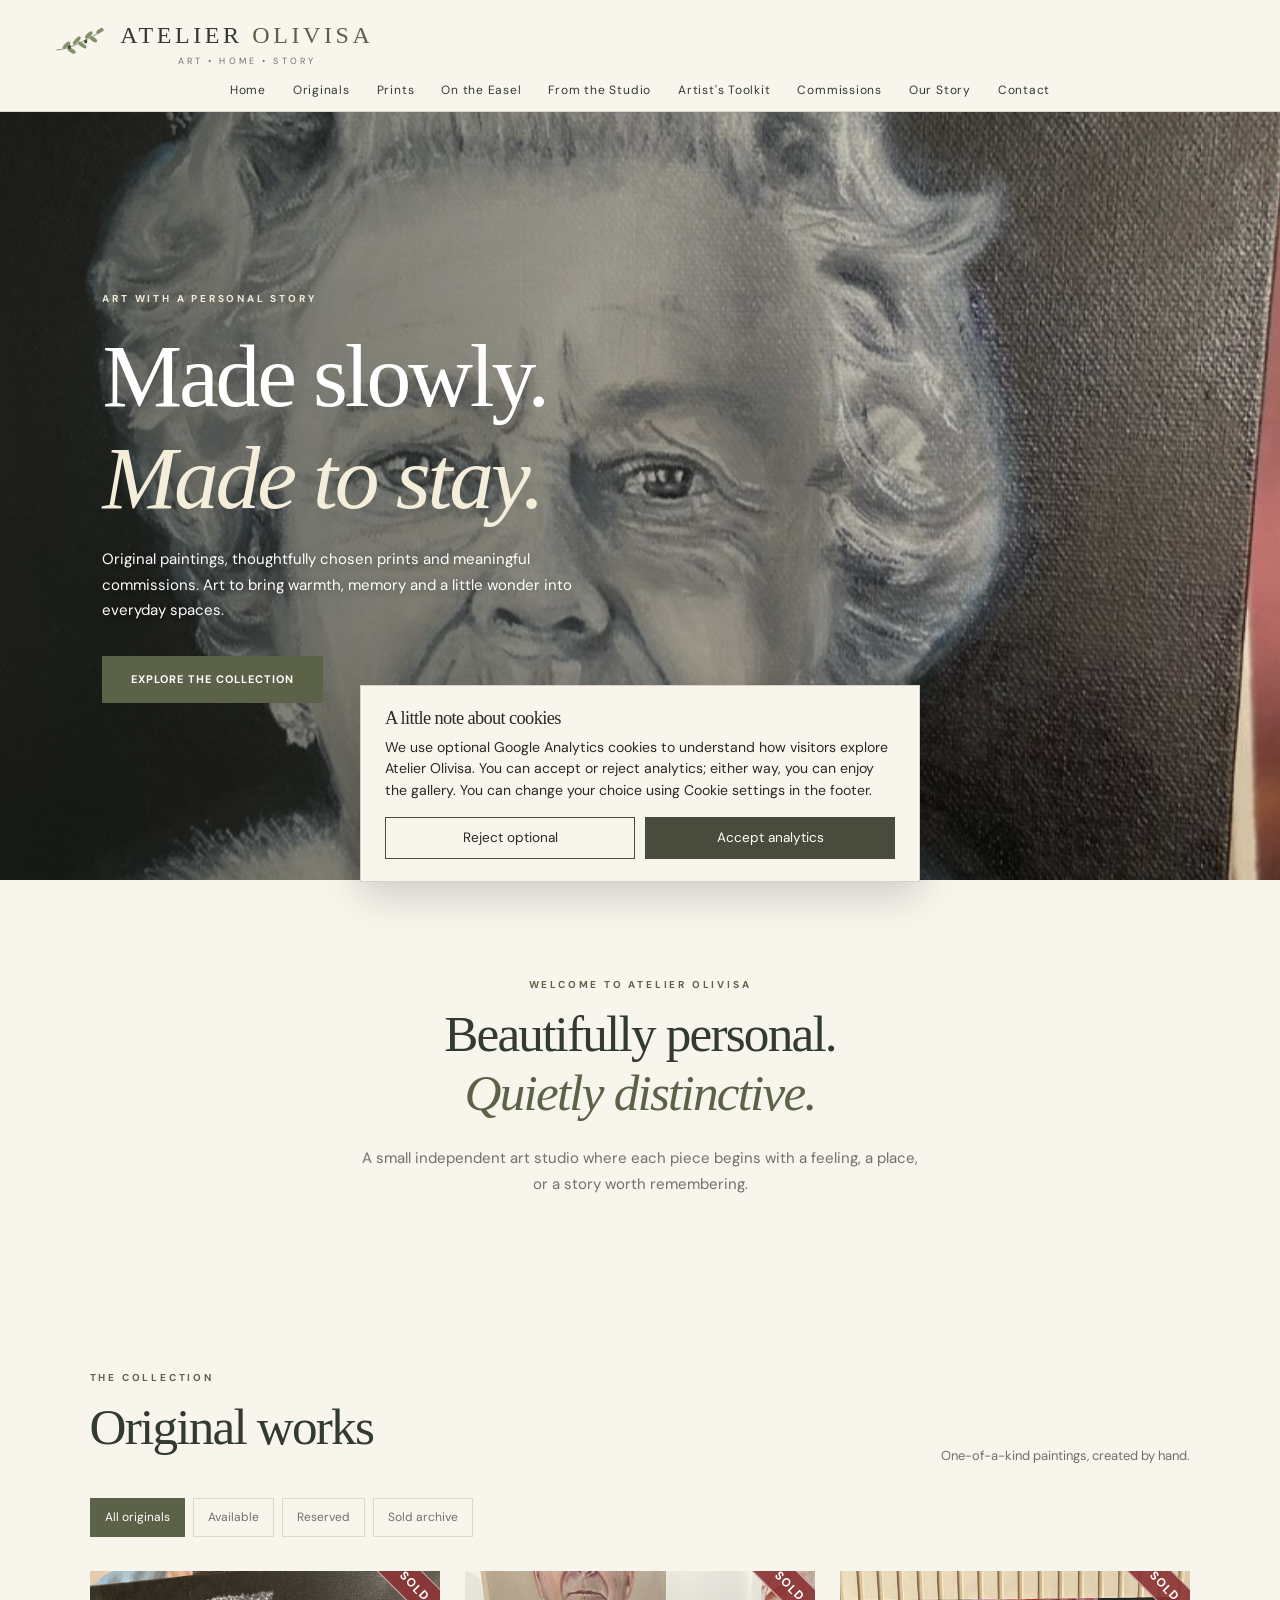
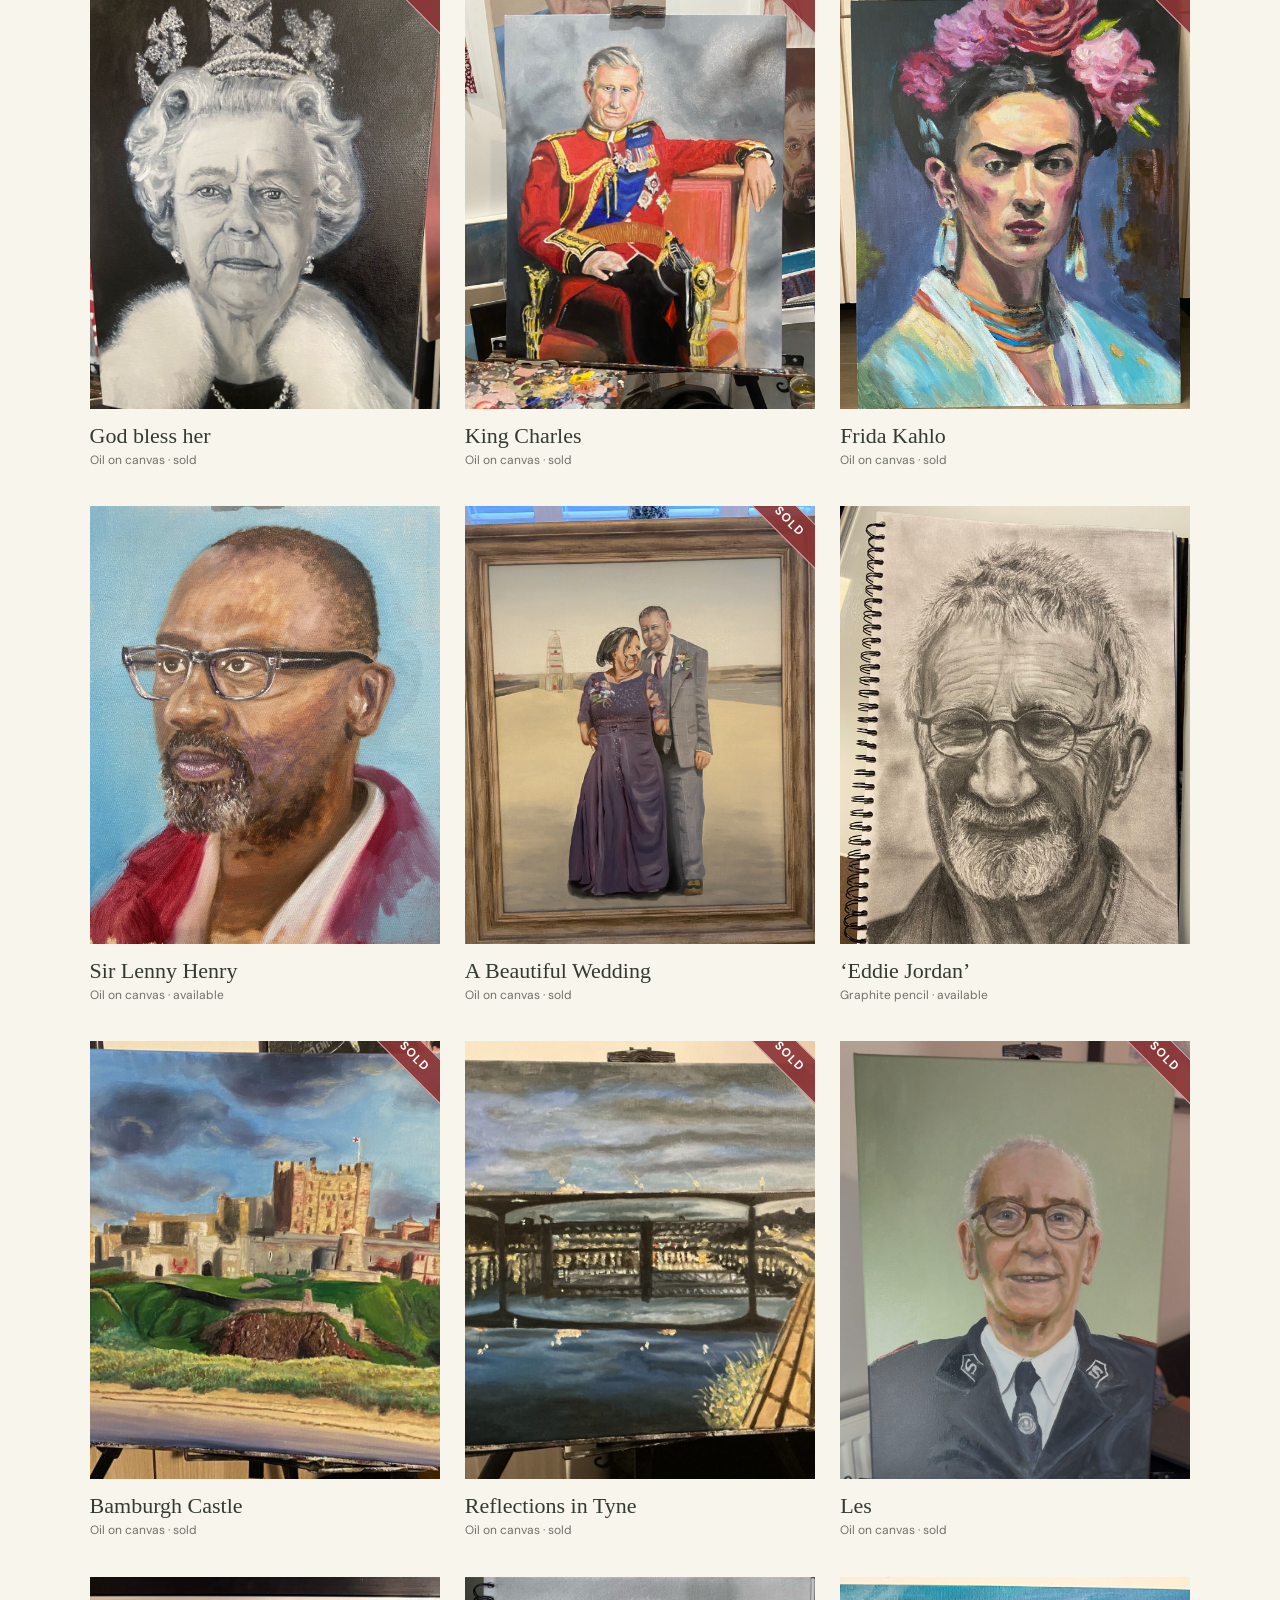
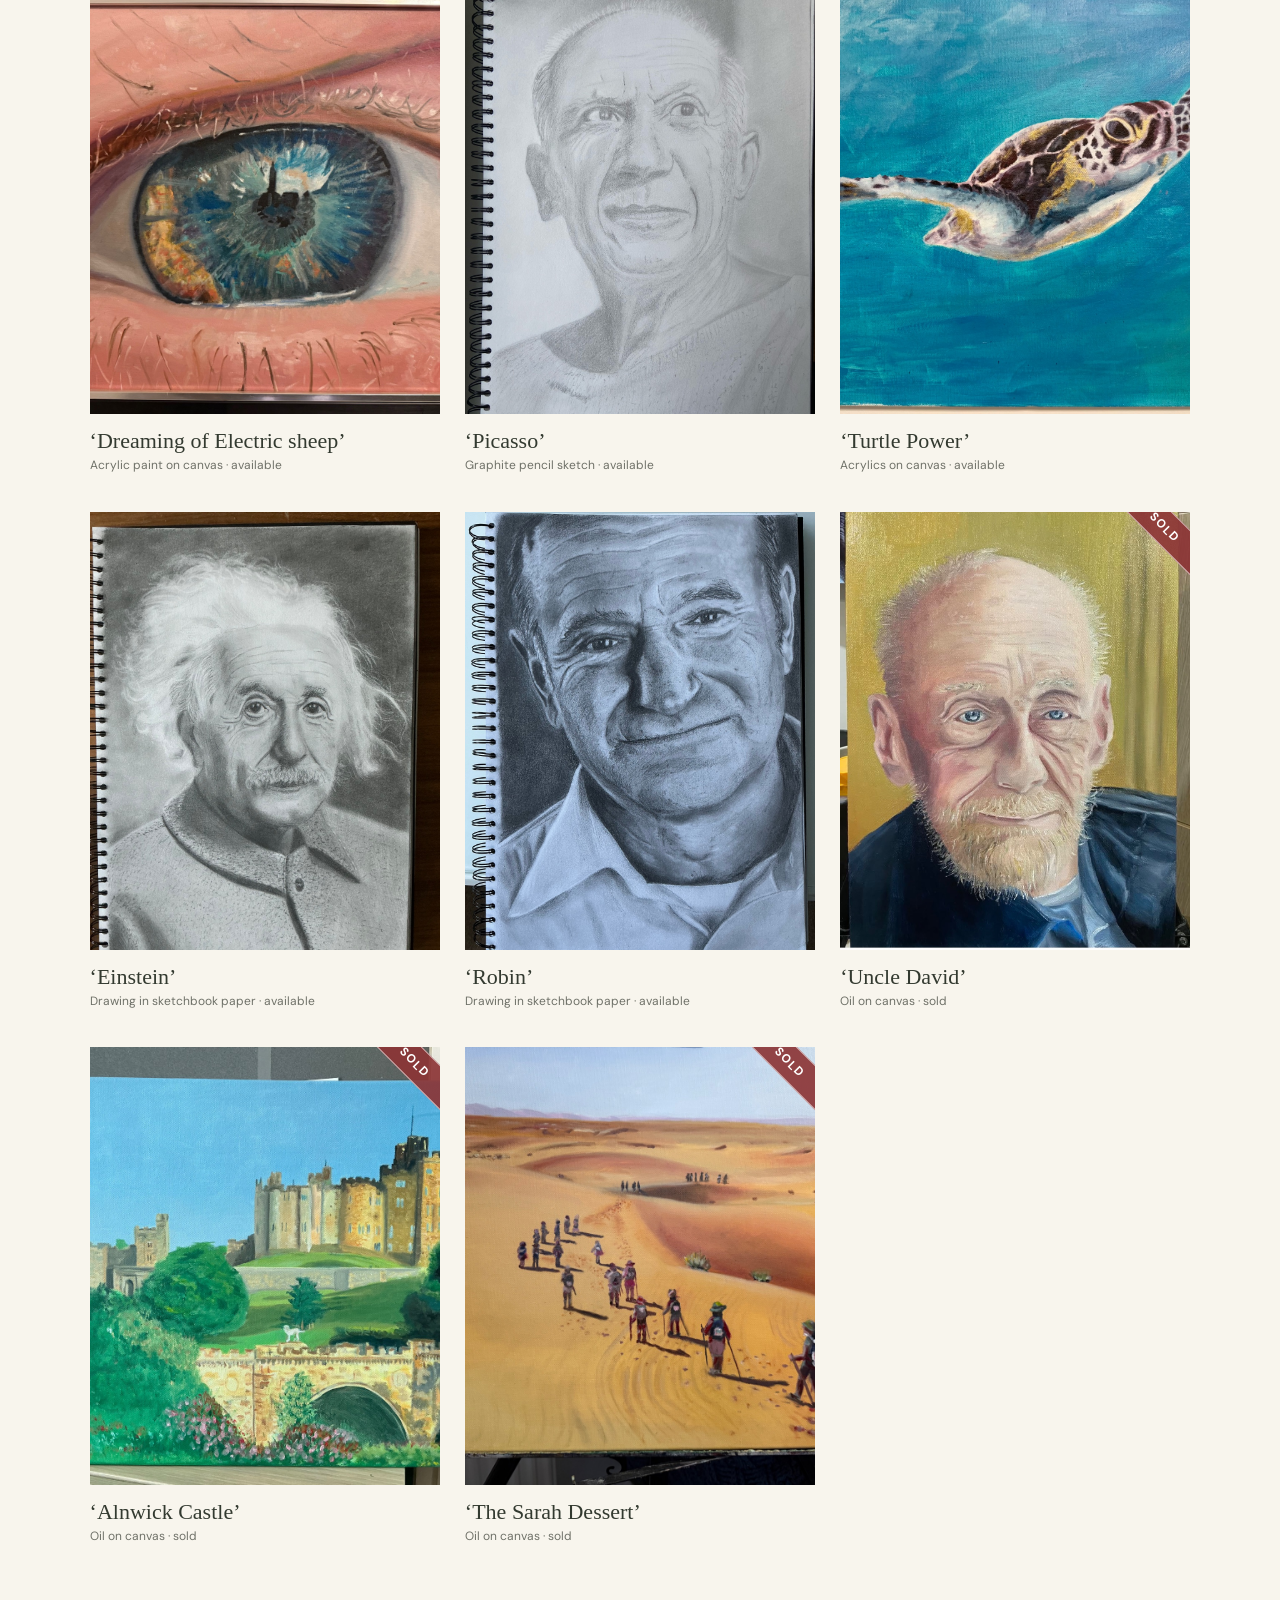
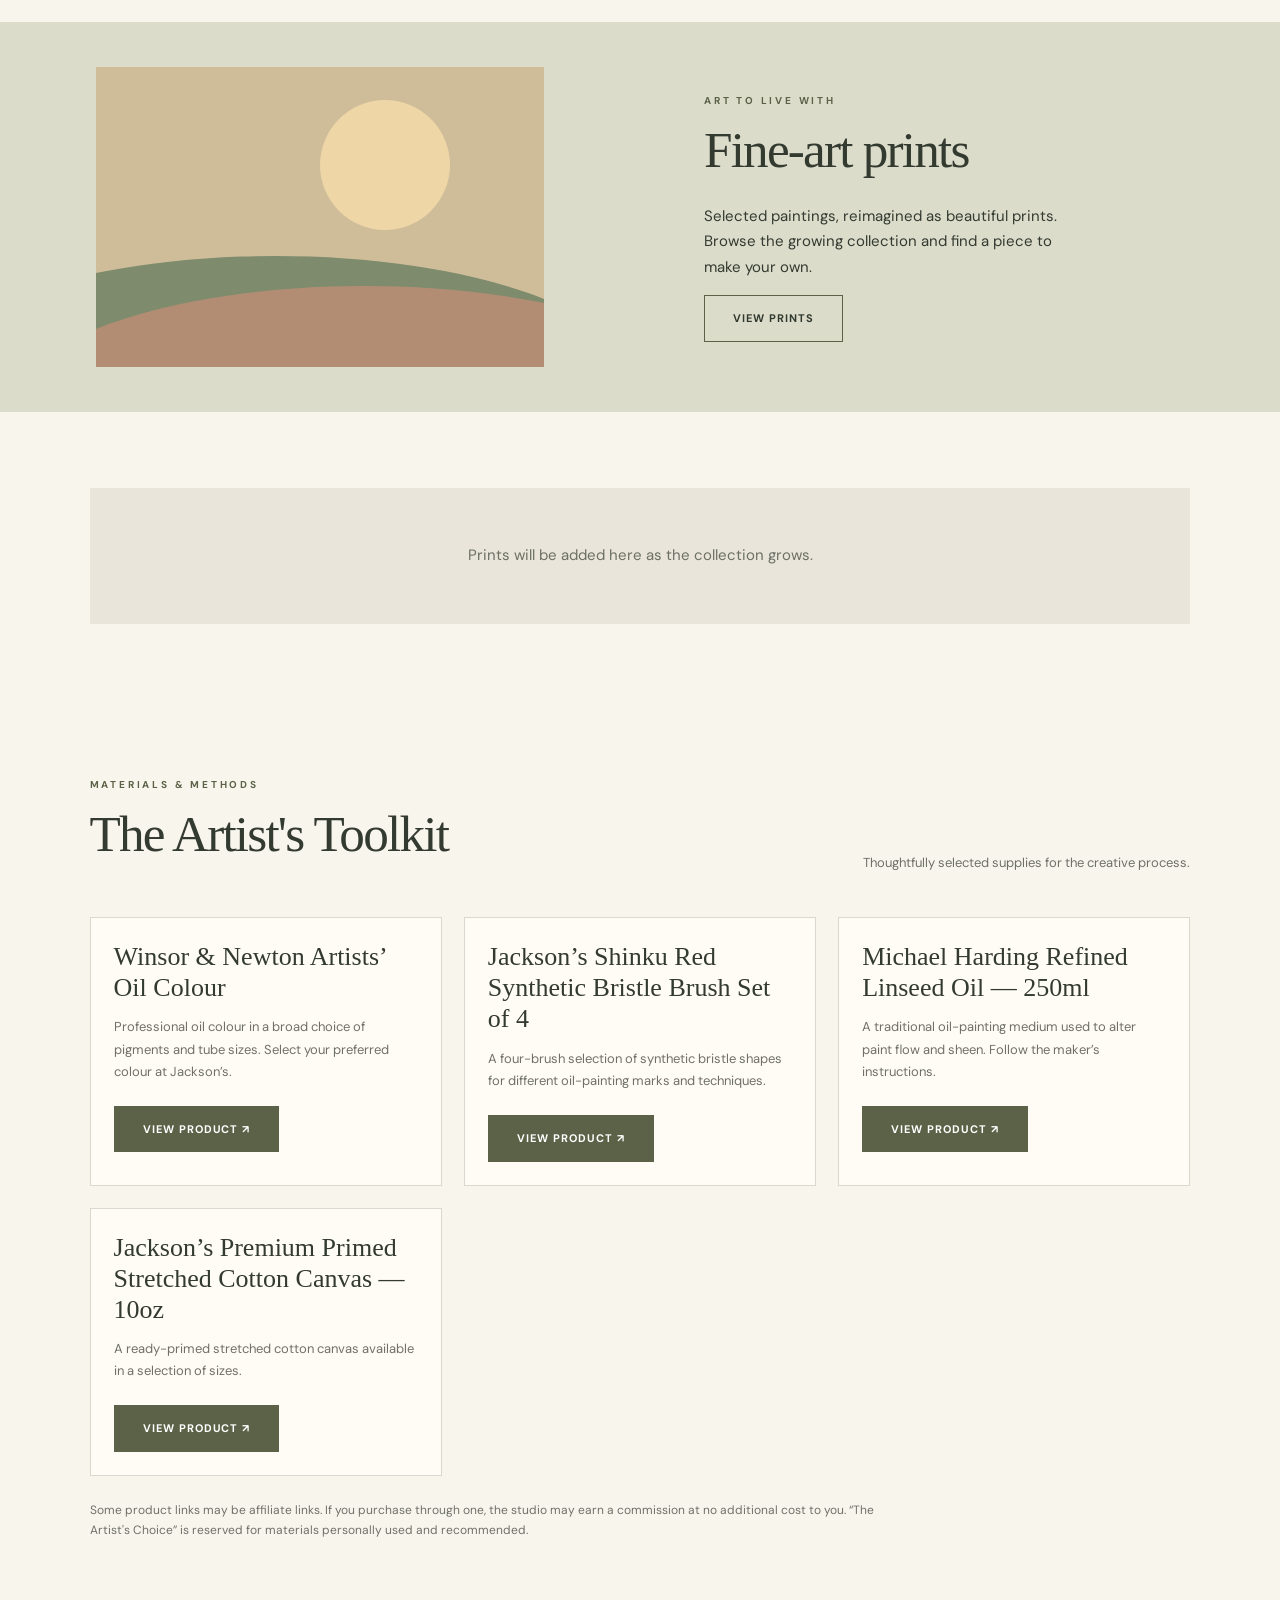
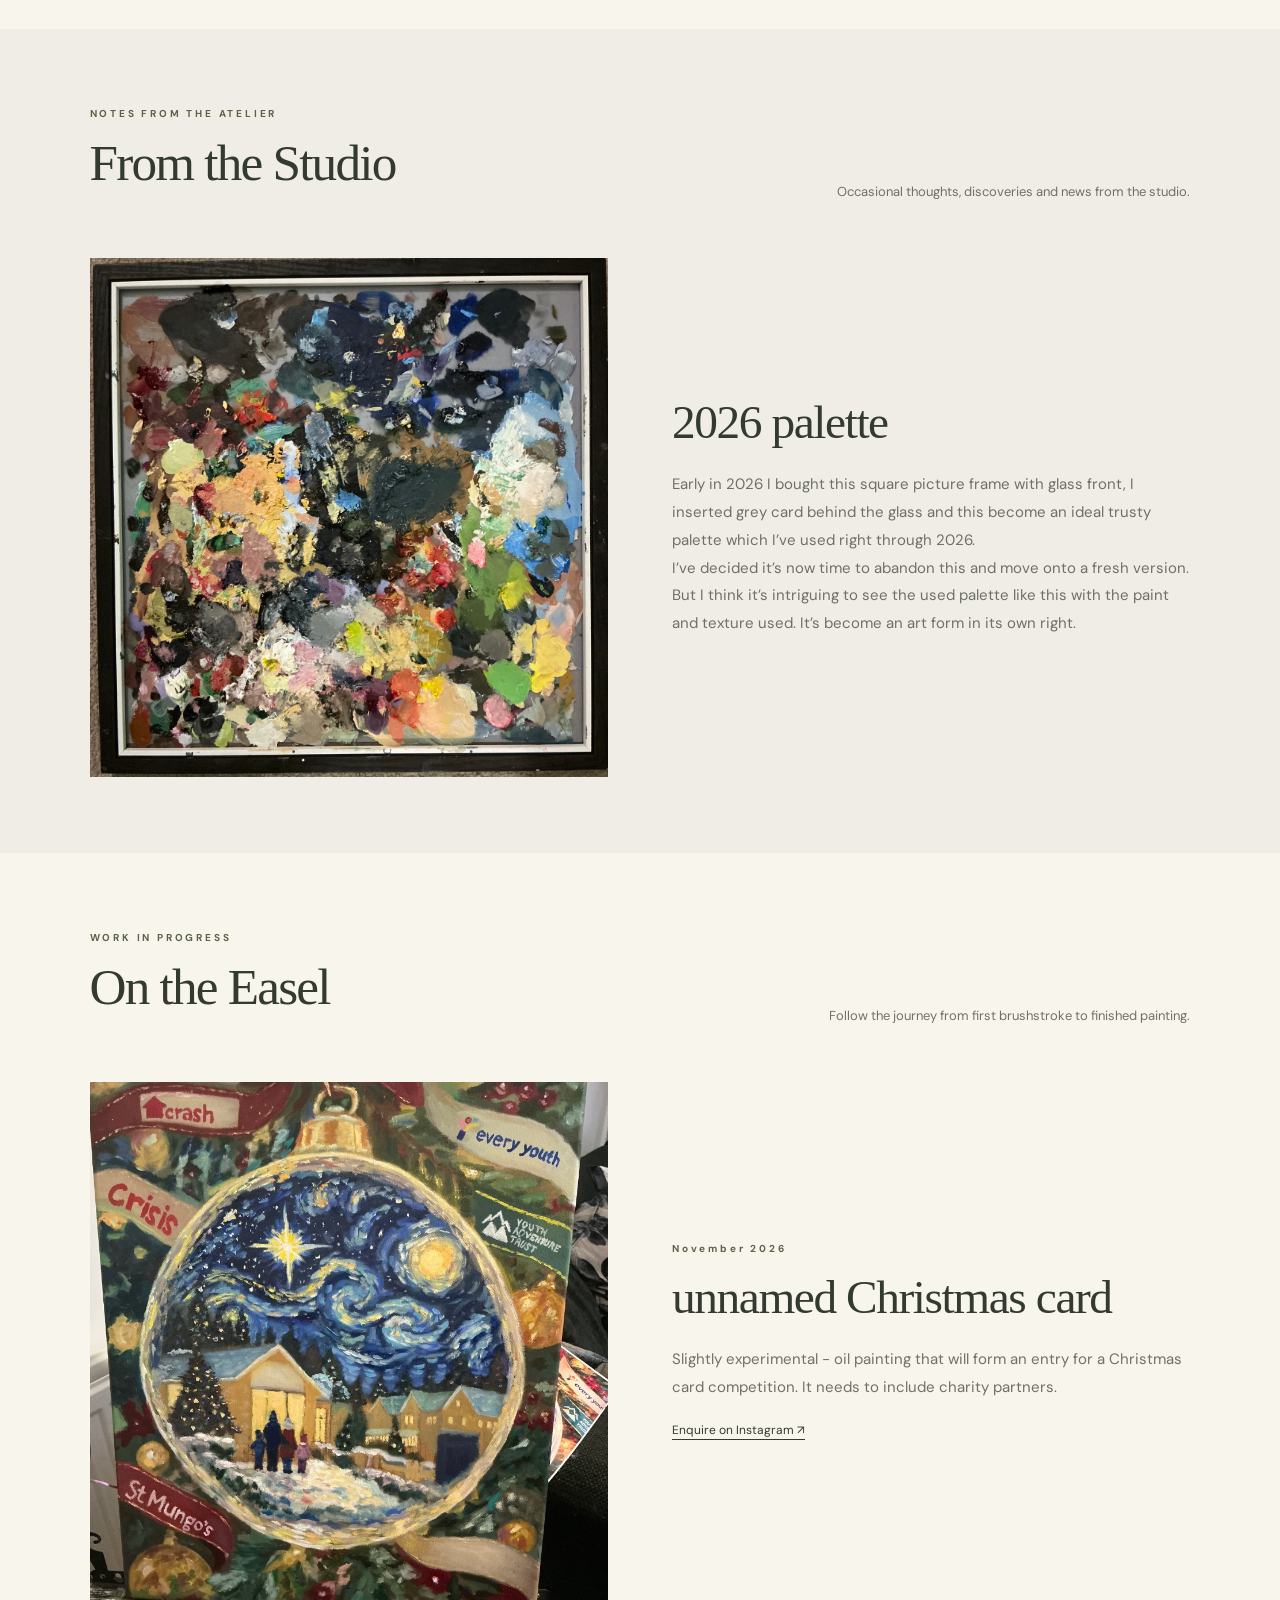
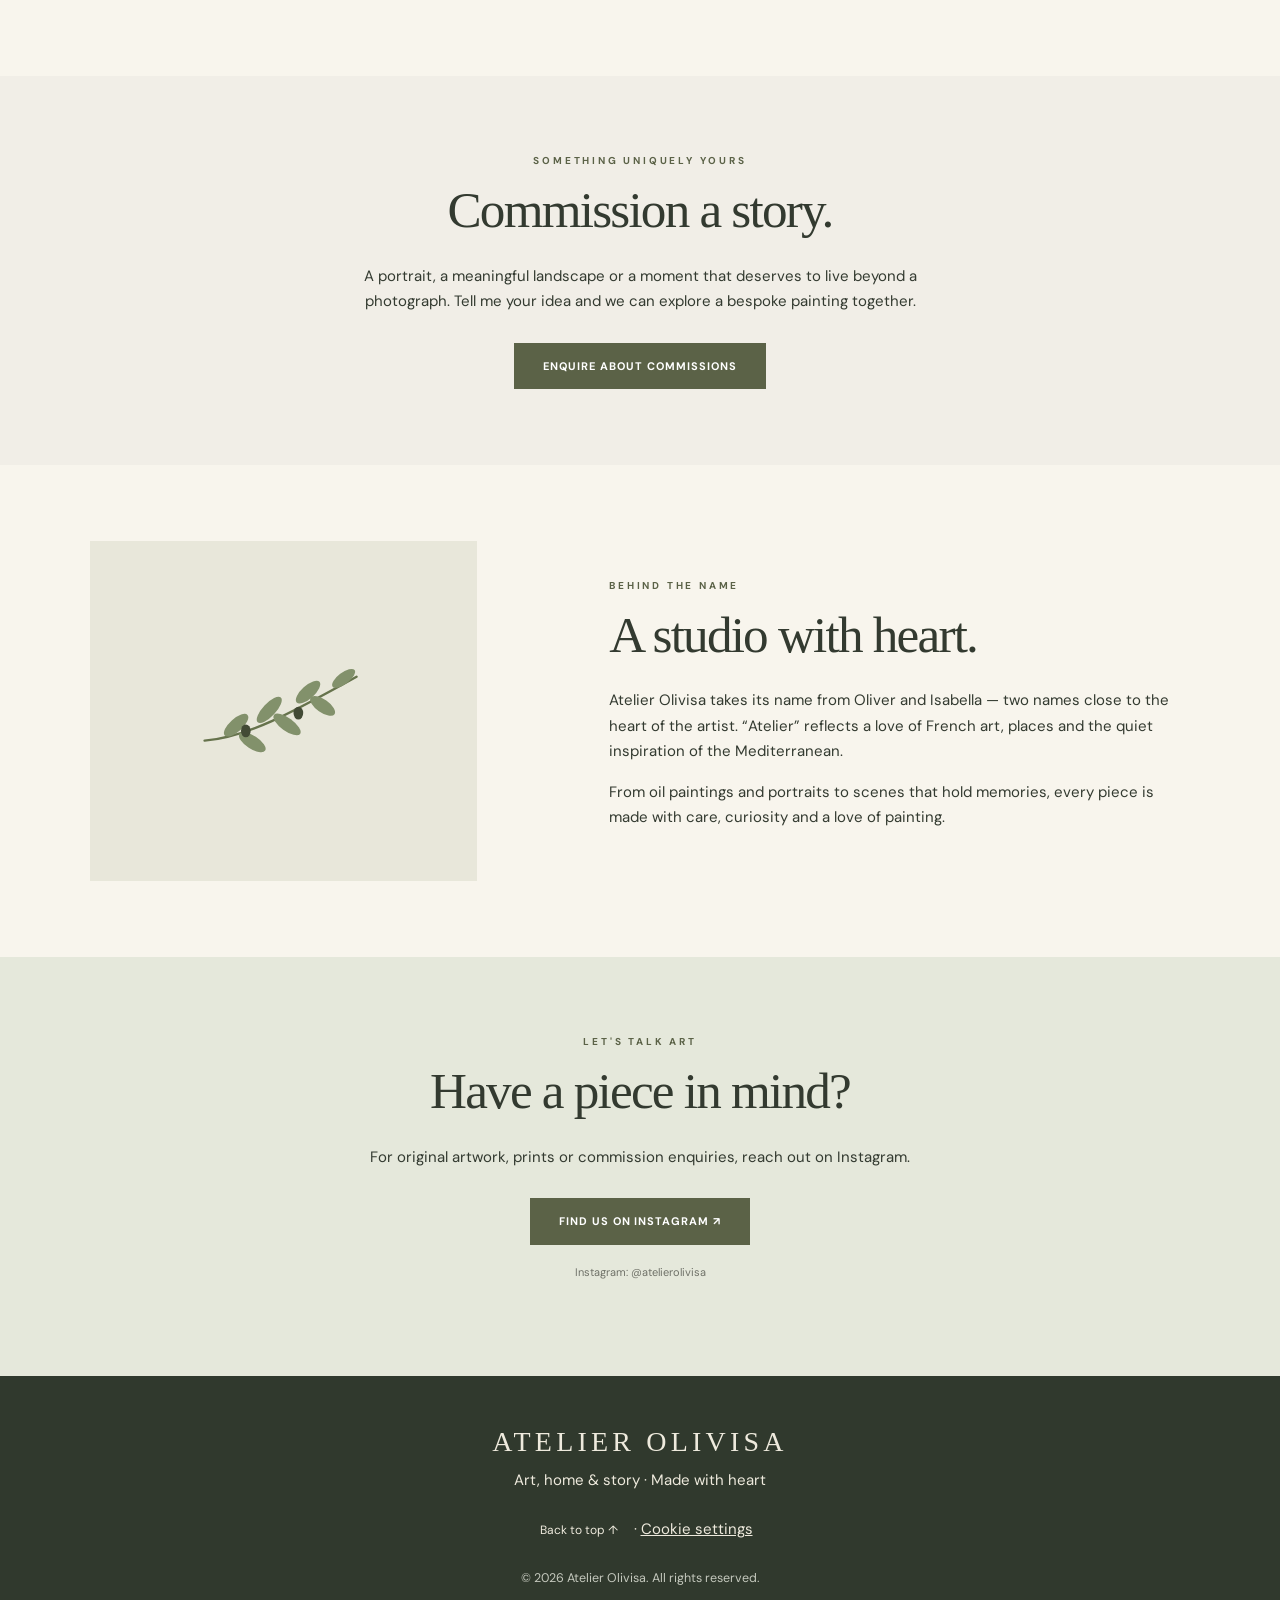
<file: index.html>
<!DOCTYPE html>

<html lang="en"><head>
  <!-- Analytics loads only after the visitor consents. -->
  <script>
    window.ATELIER_ANALYTICS_ID = 'G-8F86HJN5Q0';
  </script>
  <style>
    .ao-cookie-banner{position:fixed;z-index:99999;bottom:18px;left:18px;right:18px;max-width:560px;margin:auto;padding:22px 24px;background:#f8f5ed;color:#292923;border:1px solid #d9d2c4;box-shadow:0 12px 40px rgba(0,0,0,.18);font-family:inherit;line-height:1.5}
    .ao-cookie-banner[hidden]{display:none!important}
    .ao-cookie-banner h2{font-size:1.15rem;margin:0 0 8px;font-weight:500}
    .ao-cookie-banner p{font-size:.88rem;margin:0 0 16px}
    .ao-cookie-actions{display:flex;gap:10px;flex-wrap:wrap}
    .ao-cookie-actions button{cursor:pointer;font:inherit;font-size:.85rem;padding:10px 16px;border:1px solid #494b3d;background:transparent;color:#292923;flex:1;min-width:145px}
    .ao-cookie-actions button.ao-accept{background:#494b3d;color:#fff}
    .ao-cookie-actions button:focus-visible,#ao-cookie-settings:focus-visible{outline:3px solid #8b9169;outline-offset:3px}
    #ao-cookie-settings{background:none;border:0;text-decoration:underline;cursor:pointer;color:inherit;font:inherit;padding:0}
    @media(max-width:480px){.ao-cookie-banner{bottom:10px;left:10px;right:10px;padding:18px}.ao-cookie-actions{flex-direction:column}}
  </style>
<meta charset="utf-8"/><meta content="width=device-width,initial-scale=1" name="viewport"/><meta content="#f8f5ed" name="theme-color"/><meta content="Atelier Olivisa — original oil paintings, fine-art prints and commissions." name="description"/><title>Atelier Olivisa — An Artful Life</title><link href="style.css" rel="stylesheet"/></head><body>
<header class="site-header"><a aria-label="Atelier Olivisa home" class="brand" href="#home"><img alt="" src="assets/olive.svg"/><span>ATELIER <em>OLIVISA</em><small>ART • HOME • STORY</small></span></a><nav id="nav"><a href="#home">Home</a><a href="#gallery">Originals</a><a href="#prints">Prints</a><a href="#easel">On the Easel</a><a href="#studio">From the Studio</a><a href="#toolkit">Artist's Toolkit</a><a href="#commissions">Commissions</a><a href="#story">Our Story</a><a href="#contact">Contact</a></nav></header>
<main id="home"><section class="hero hero-fullbleed"><div aria-hidden="true" class="hero-slides" id="hero-slides"></div><div aria-hidden="true" class="hero-shade"></div><div class="hero-copy"><div class="eyebrow">ART WITH A PERSONAL STORY</div><h1>Made slowly.<br/><i>Made to stay.</i></h1><p>Original paintings, thoughtfully chosen prints and meaningful commissions. Art to bring warmth, memory and a little wonder into everyday spaces.</p><div class="actions"><a class="btn" href="#gallery">Explore the collection</a></div></div><div aria-hidden="true" class="legacy-featured"><div class="artwork-frame"><div class="painting-placeholder" id="featured-visual"><span>Atelier<br/>Olivisa</span></div></div><div class="hero-label" id="featured-label">A collection in the making · Original artwork</div></div><div class="hero-carousel-controls"><button aria-label="Previous painting" id="hero-prev" type="button">‹</button><span aria-live="off" id="hero-position">01 / 01</span><button aria-label="Next painting" id="hero-next" type="button">›</button></div></section>
<section class="intro"><span class="eyebrow">WELCOME TO ATELIER OLIVISA</span><h2>Beautifully personal.<br/><i>Quietly distinctive.</i></h2><p>A small independent art studio where each piece begins with a feeling, a place, or a story worth remembering.</p></section>
<section class="collection section" id="gallery"><div class="section-head"><div><span class="eyebrow">THE COLLECTION</span><h2>Original works</h2></div><p>One-of-a-kind paintings, created by hand.</p></div><div class="filters"><button class="filter active" data-filter="all">All originals</button><button class="filter" data-filter="available">Available</button><button class="filter" data-filter="reserved">Reserved</button><button class="filter" data-filter="sold">Sold archive</button></div><div class="art-grid" id="original-grid"></div></section>
<section class="split-banner" id="prints"><div class="banner-art"><div class="abstract-scene"><div class="sun"></div><div class="hill hill-a"></div><div class="hill hill-b"></div></div></div><div class="banner-text"><span class="eyebrow">ART TO LIVE WITH</span><h2>Fine-art prints</h2><p>Selected paintings, reimagined as beautiful prints. Browse the growing collection and find a piece to make your own.</p><a class="btn ghost" href="#print-list">View prints</a></div></section><section class="section"><div class="art-grid" id="print-list"></div></section>
<section class="section studio-section" id="toolkit"><div class="section-head"><div><span class="eyebrow">MATERIALS &amp; METHODS</span><h2>The Artist's Toolkit</h2></div><p>Thoughtfully selected supplies for the creative process.</p></div><div class="editorial-grid" id="toolkit-grid"></div><p class="affiliate-note">Some product links may be affiliate links. If you purchase through one, the studio may earn a commission at no additional cost to you. “The Artist's Choice” is reserved for materials personally used and recommended.</p></section>
<section class="section studio-section alt" id="studio"><div class="section-head"><div><span class="eyebrow">NOTES FROM THE ATELIER</span><h2>From the Studio</h2></div><p>Occasional thoughts, discoveries and news from the studio.</p></div><div class="editorial-grid" id="studio-grid"></div></section>
<section class="section studio-section" id="easel"><div class="section-head"><div><span class="eyebrow">WORK IN PROGRESS</span><h2>On the Easel</h2></div><p>Follow the journey from first brushstroke to finished painting.</p></div><div class="editorial-grid" id="easel-grid"></div></section><section class="commissions section" id="commissions"><span class="eyebrow">SOMETHING UNIQUELY YOURS</span><h2>Commission a story.</h2><p>A portrait, a meaningful landscape or a moment that deserves to live beyond a photograph. Tell me your idea and we can explore a bespoke painting together.</p><a class="btn" href="#contact">Enquire about commissions</a></section>
<section class="story section" id="story"><div class="story-mark"><img alt="Olive branch illustration" src="assets/olive.svg"/></div><div><span class="eyebrow">BEHIND THE NAME</span><h2>A studio with heart.</h2><p>Atelier Olivisa takes its name from Oliver and Isabella — two names close to the heart of the artist. “Atelier” reflects a love of French art, places and the quiet inspiration of the Mediterranean.</p><p>From oil paintings and portraits to scenes that hold memories, every piece is made with care, curiosity and a love of painting.</p></div></section>
<section class="contact section" id="contact"><span class="eyebrow">LET'S TALK ART</span><h2>Have a piece in mind?</h2><p>For original artwork, prints or commission enquiries, reach out on Instagram.</p><a class="btn" href="https://www.instagram.com/atelierolivisa/" id="instagram-link" rel="noopener noreferrer" target="_blank">Find us on Instagram ↗</a><small id="contact-note">Instagram: @atelierolivisa</small></section></main>
<footer><div class="footer-brand">ATELIER OLIVISA</div><p>Art, home &amp; story · Made with heart</p><div><a href="#home">Back to top ↑</a> · <button type="button" id="ao-cookie-settings">Cookie settings</button></div><small>© <span id="year"></span> Atelier Olivisa. All rights reserved.</small></footer>
<aside class="ao-cookie-banner" id="ao-cookie-banner" role="region" aria-label="Cookie preferences" hidden>
  <h2>A little note about cookies</h2>
  <p>We use optional Google Analytics cookies to understand how visitors explore Atelier Olivisa. You can accept or reject analytics; either way, you can enjoy the gallery. You can change your choice using Cookie settings in the footer.</p>
  <div class="ao-cookie-actions">
    <button type="button" id="ao-cookie-reject">Reject optional</button>
    <button type="button" class="ao-accept" id="ao-cookie-accept">Accept analytics</button>
  </div>
</aside>
<script>
(function () {
  'use strict';
  var storageKey = 'atelier-olivisa-analytics-consent-v1';
  var banner = document.getElementById('ao-cookie-banner');
  var loaded = false;
  function readChoice() {
    try { return localStorage.getItem(storageKey); } catch (e) { return null; }
  }
  function saveChoice(choice) {
    try { localStorage.setItem(storageKey, choice); } catch (e) { /* consent not persisted */ }
  }
  function startAnalytics() {
    if (loaded) return;
    loaded = true;
    window.dataLayer = window.dataLayer || [];
    window.gtag = function () { window.dataLayer.push(arguments); };
    window.gtag('js', new Date());
    window.gtag('config', window.ATELIER_ANALYTICS_ID);
    var tag = document.createElement('script');
    tag.async = true;
    tag.src = 'https://www.googletagmanager.com/gtag/js?id=' + encodeURIComponent(window.ATELIER_ANALYTICS_ID);
    document.head.appendChild(tag);
  }
  function applyChoice(choice) {
    banner.hidden = true;
    if (choice === 'accepted') startAnalytics();
    else if (loaded && typeof window.gtag === 'function') {
      // Consent withdrawal for the current page; prevent future tracking.
      window.gtag('consent', 'update', {analytics_storage: 'denied'});
      // Reload to remove the already-loaded Analytics script from this page.
      location.reload();
    }
  }
  document.getElementById('ao-cookie-accept').addEventListener('click', function () {
    saveChoice('accepted'); applyChoice('accepted');
  });
  document.getElementById('ao-cookie-reject').addEventListener('click', function () {
    saveChoice('rejected'); applyChoice('rejected');
  });
  document.getElementById('ao-cookie-settings').addEventListener('click', function () {
    banner.hidden = false;
    document.getElementById('ao-cookie-reject').focus();
  });
  var choice = readChoice();
  if (choice === 'accepted') startAnalytics();
  else if (choice !== 'rejected') banner.hidden = false;
})();
</script>
<dialog id="art-dialog"><button aria-label="Close artwork details" class="dialog-close">×</button><div id="dialog-body"></div></dialog><script src="settings.js"></script><script src="site-v2.js"></script><script defer="True" src="hero-refresh.js"></script></body></html>
</file>
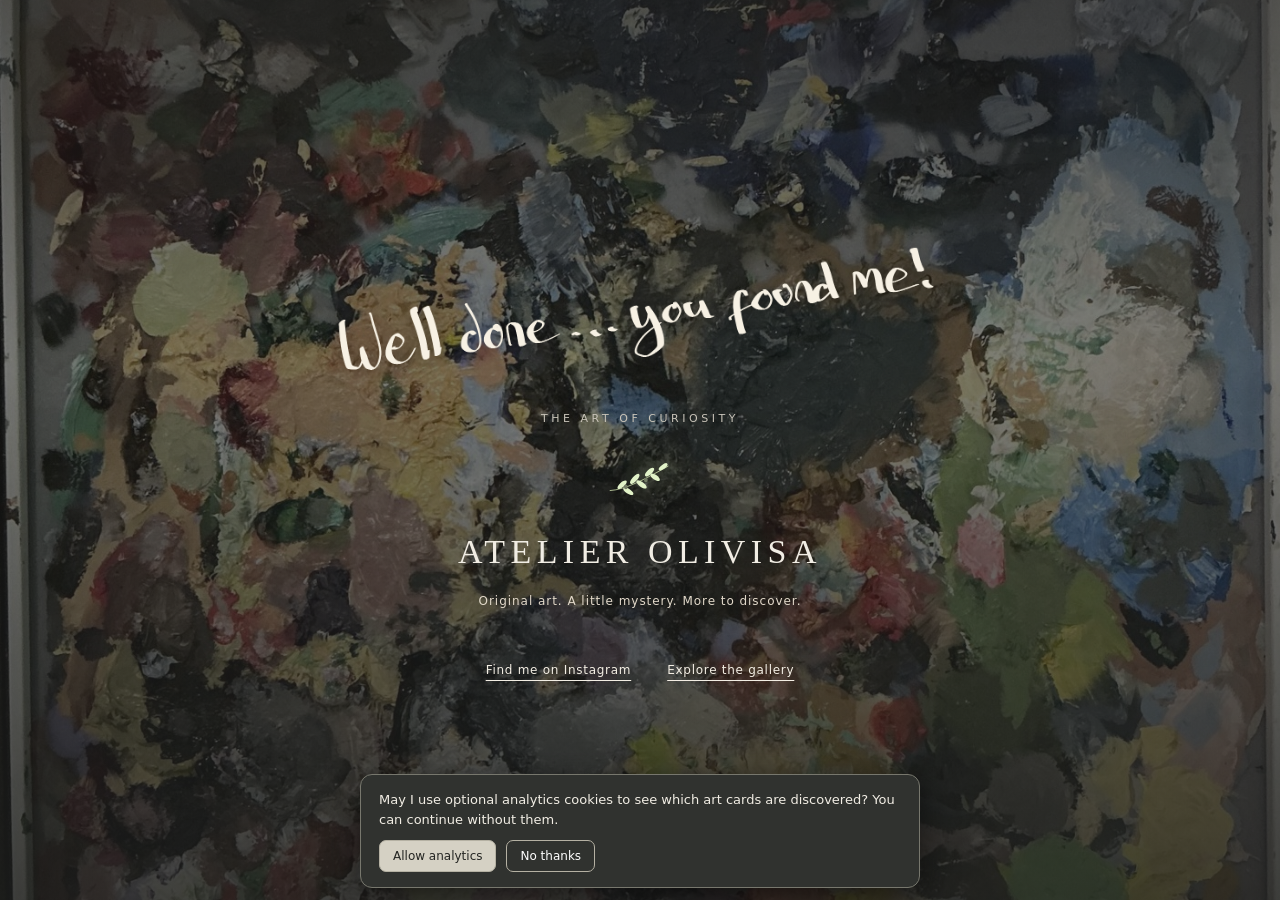
<file: discover/index.html>
<!doctype html>
<html lang="en"><head><meta charset="utf-8"><meta name="viewport" content="width=device-width,initial-scale=1"><meta name="theme-color" content="#222321"><title>You found me | The Art of Curiosity</title><meta name="description" content="A little mystery. An original painting. You found me.">
<style>
:root{color-scheme:dark}*{box-sizing:border-box}html,body{margin:0;min-height:100%;background:#222321;color:#f1ede4;font-family:Georgia,serif}body{min-height:100svh;display:grid;place-items:center;overflow-x:hidden}.page{position:relative;isolation:isolate;width:100%;min-height:100svh;display:flex;align-items:center;justify-content:center;text-align:center;padding:38px 22px 32px}.painting{position:absolute;inset:0;background-position:center;background-size:cover;opacity:0;filter:brightness(.86) saturate(.95);animation:appear 2.4s ease 2.4s forwards;z-index:-2}.shade{position:absolute;inset:0;background:linear-gradient(180deg,rgba(30,31,30,.59),rgba(30,31,30,.30) 40%,rgba(30,31,30,.75));z-index:-1}.content{width:min(650px,100%);display:flex;align-items:center;flex-direction:column;gap:0}.eyebrow{font:11px/1.5 system-ui,sans-serif;letter-spacing:.32em;text-transform:uppercase;color:#c9c4b9;opacity:0;animation:fade 1.2s ease 4.2s forwards}.handwriting{position:relative;width:min(100%,650px);margin:0 auto 22px;overflow:hidden}.handwriting img{display:block;width:100%;height:auto;clip-path:inset(0 100% 0 0);animation:write 3.5s steps(85,end) .25s forwards;filter:drop-shadow(0 2px 8px #0006)}.olive-mark{width:74px;height:74px;object-fit:contain;margin:15px auto 0;opacity:0;animation:fade 1.4s ease 4.6s forwards;filter:brightness(1.7) saturate(.65)}.brand{font-size:clamp(23px,5vw,34px);font-weight:normal;letter-spacing:.16em;margin:17px 0 8px;opacity:0;animation:fade 1.4s ease 4.7s forwards}.sub{font:12px/1.7 system-ui,sans-serif;letter-spacing:.08em;color:#e2d9ca;opacity:0;animation:fade 1.4s ease 5.1s forwards}.links{display:flex;gap:20px;justify-content:center;flex-wrap:wrap;margin-top:30px;opacity:0;animation:fade 1.4s ease 5.5s forwards}.links a{color:#f3eee4;font:12px/1.4 system-ui,sans-serif;letter-spacing:.06em;text-underline-offset:6px;padding:8px}.foot{position:absolute;bottom:18px;font:10px system-ui,sans-serif;letter-spacing:.14em;color:#c4c0b7;opacity:0;animation:fade 1.2s ease 5.5s forwards}@keyframes write{to{clip-path:inset(0 0 0 0)}}@keyframes fade{to{opacity:1}}@keyframes appear{to{opacity:.72}}@media(prefers-reduced-motion:reduce){.painting{animation:none;opacity:.72}.handwriting img{animation:none;clip-path:none}.eyebrow,.olive-mark,.brand,.sub,.links,.foot{animation:none;opacity:1}}

.consent{position:fixed;z-index:10;bottom:12px;left:12px;right:12px;margin:auto;max-width:560px;padding:15px 18px;background:#30322f;border:1px solid #77776d;border-radius:12px;box-shadow:0 10px 35px #0009;color:#f1ede4;font:13px/1.5 system-ui,sans-serif;text-align:left}.consent p{margin:0 0 11px}.consent-actions{display:flex;gap:10px;flex-wrap:wrap}.consent button{border:1px solid #b5b1a3;border-radius:7px;padding:8px 13px;background:transparent;color:#fff;font:12px system-ui,sans-serif;cursor:pointer}.consent button.accept{background:#d5d1c4;color:#242522}.consent[hidden]{display:none}
</style></head><body><main class="page"><div class="painting" id="painting" aria-hidden="true"></div><div class="shade" aria-hidden="true"></div><section class="content"><div class="handwriting"><img src="assets/handwriting.png" alt="Well done... you found me!"></div><div class="eyebrow">The Art of Curiosity</div><img class="olive-mark" src="../assets/olive.svg" alt="Atelier Olivisa olive branch"><h1 class="brand">ATELIER OLIVISA</h1><p class="sub">Original art. A little mystery. More to discover.</p><nav class="links" aria-label="Discover more"><a id="instagram" href="https://www.instagram.com/atelierolivisa/" target="_blank" rel="noopener noreferrer">Find me on Instagram</a><a id="gallery" href="https://atelierolivisa.art/">Explore the gallery</a></nav></section><div class="foot">AN ORIGINAL ART PROJECT · 2026</div></main><aside class="consent" id="analytics-consent" hidden aria-label="Analytics cookie choice"><p>May I use optional analytics cookies to see which art cards are discovered? You can continue without them.</p><div class="consent-actions"><button class="accept" id="accept-analytics" type="button">Allow analytics</button><button id="decline-analytics" type="button">No thanks</button></div></aside>
<script src="analytics-config.js"></script><script>
(function(){'use strict';const params=new URLSearchParams(location.search);const raw=params.get('card')||'01';const card=['01','02','03','04'].includes(raw)?raw:'01';document.getElementById('painting').style.backgroundImage=`url('assets/card-${card}.jpg')`;
// Load analytics only after explicit consent. The config variable name matches analytics-config.js.
const measurementId=window.ATELIER_GA4_ID||window.ATELIER_ANALYTICS_ID||'G-8F86HJN5Q0';
let consent=null;
try{consent=localStorage.getItem('ao_analytics_consent')}catch(e){}
function startAnalytics(){
 if(!/^G-[A-Z0-9]+$/.test(measurementId)||window.gtag)return;
 const script=document.createElement('script');script.async=true;
 script.src='https://www.googletagmanager.com/gtag/js?id='+encodeURIComponent(measurementId);
 document.head.appendChild(script);
 window.dataLayer=window.dataLayer||[];
 window.gtag=function(){window.dataLayer.push(arguments)};
 window.gtag('js',new Date());
 window.gtag('config',measurementId,{send_page_view:true});
 window.gtag('event','card_discovery',{card_number:card,card_source:'physical_qr'});
}
const consentBox=document.getElementById('analytics-consent');
if(consent==='granted'){startAnalytics()}
else if(consent!=='denied'){
 consentBox.hidden=false;
 document.getElementById('accept-analytics').addEventListener('click',()=>{
  try{localStorage.setItem('ao_analytics_consent','granted')}catch(e){}
  consentBox.hidden=true;startAnalytics();
 });
 document.getElementById('decline-analytics').addEventListener('click',()=>{
  try{localStorage.setItem('ao_analytics_consent','denied')}catch(e){}
  consentBox.hidden=true;
 });
}
for(const [id,event] of [['instagram','instagram_click'],['gallery','gallery_click']])document.getElementById(id).addEventListener('click',()=>{if(window.gtag)gtag('event',event,{card_number:card,card_source:'physical_qr'})});
})();</script></body></html>
</file>
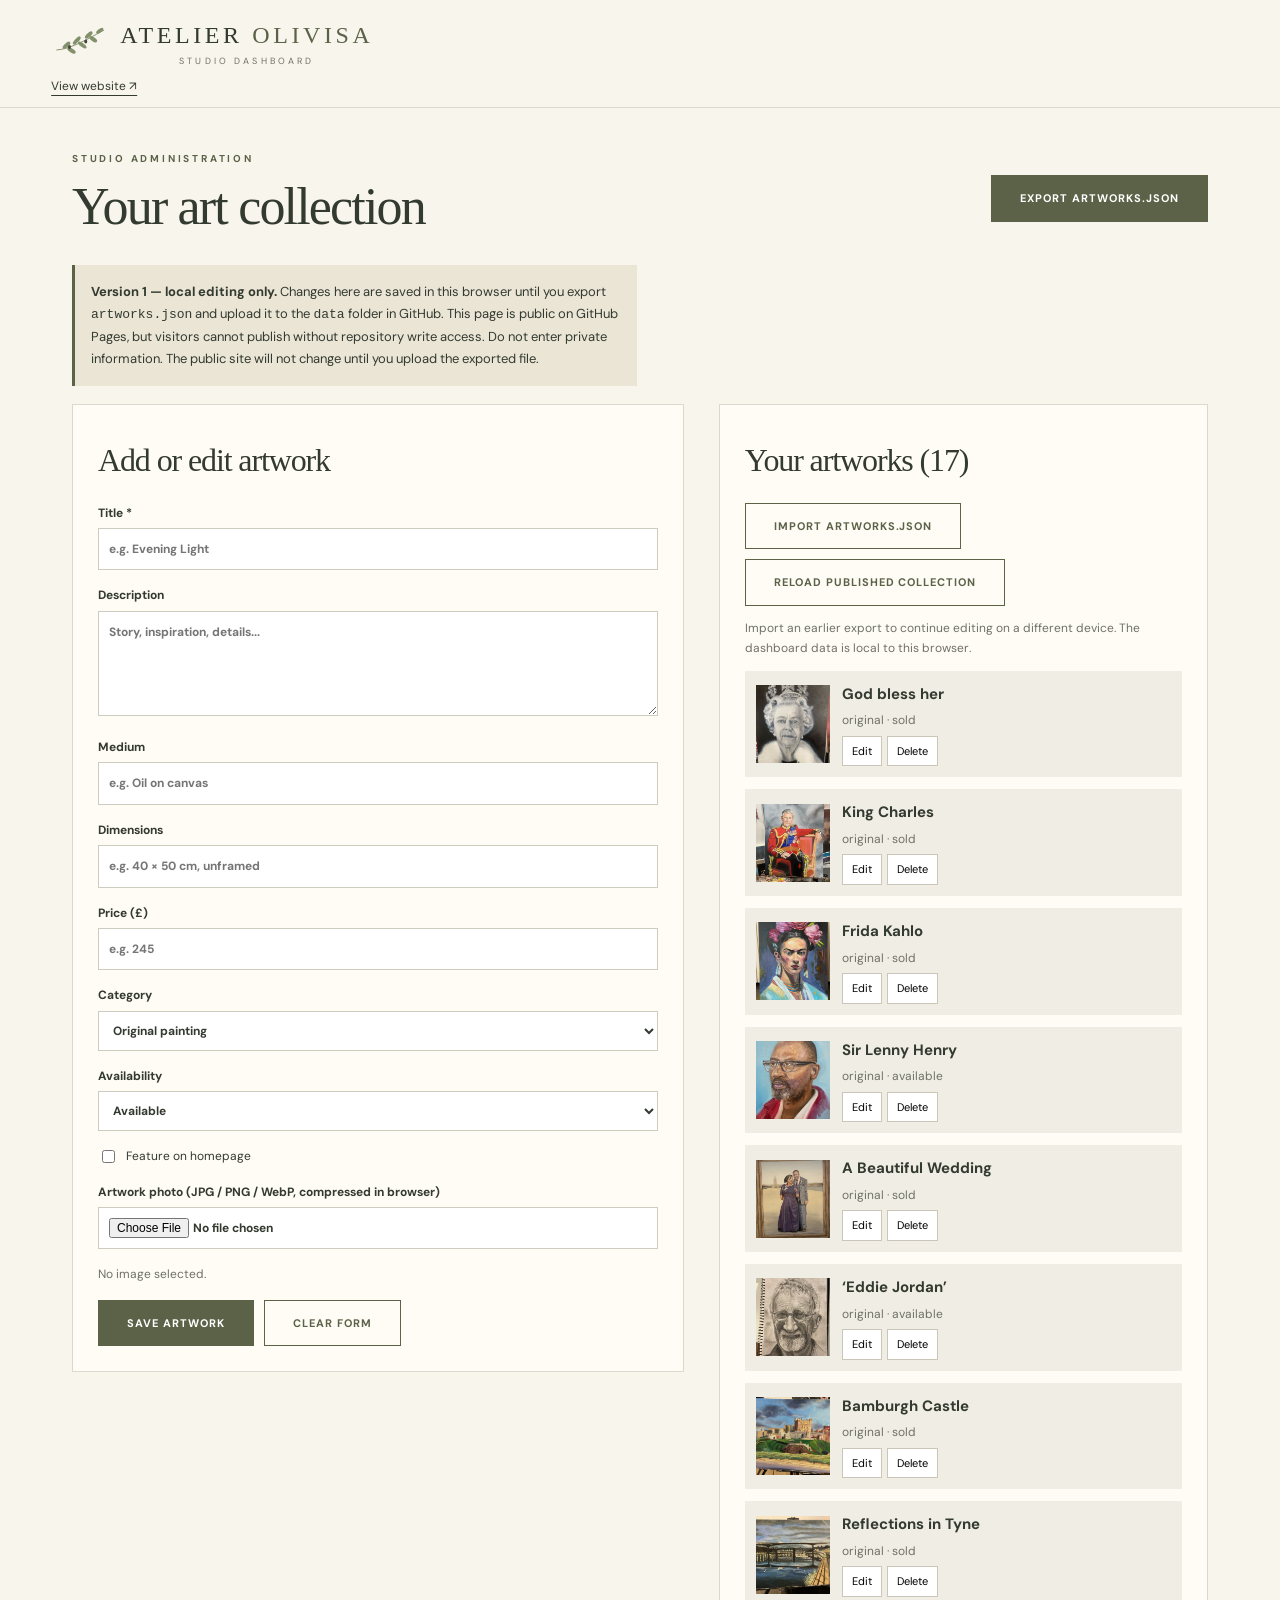
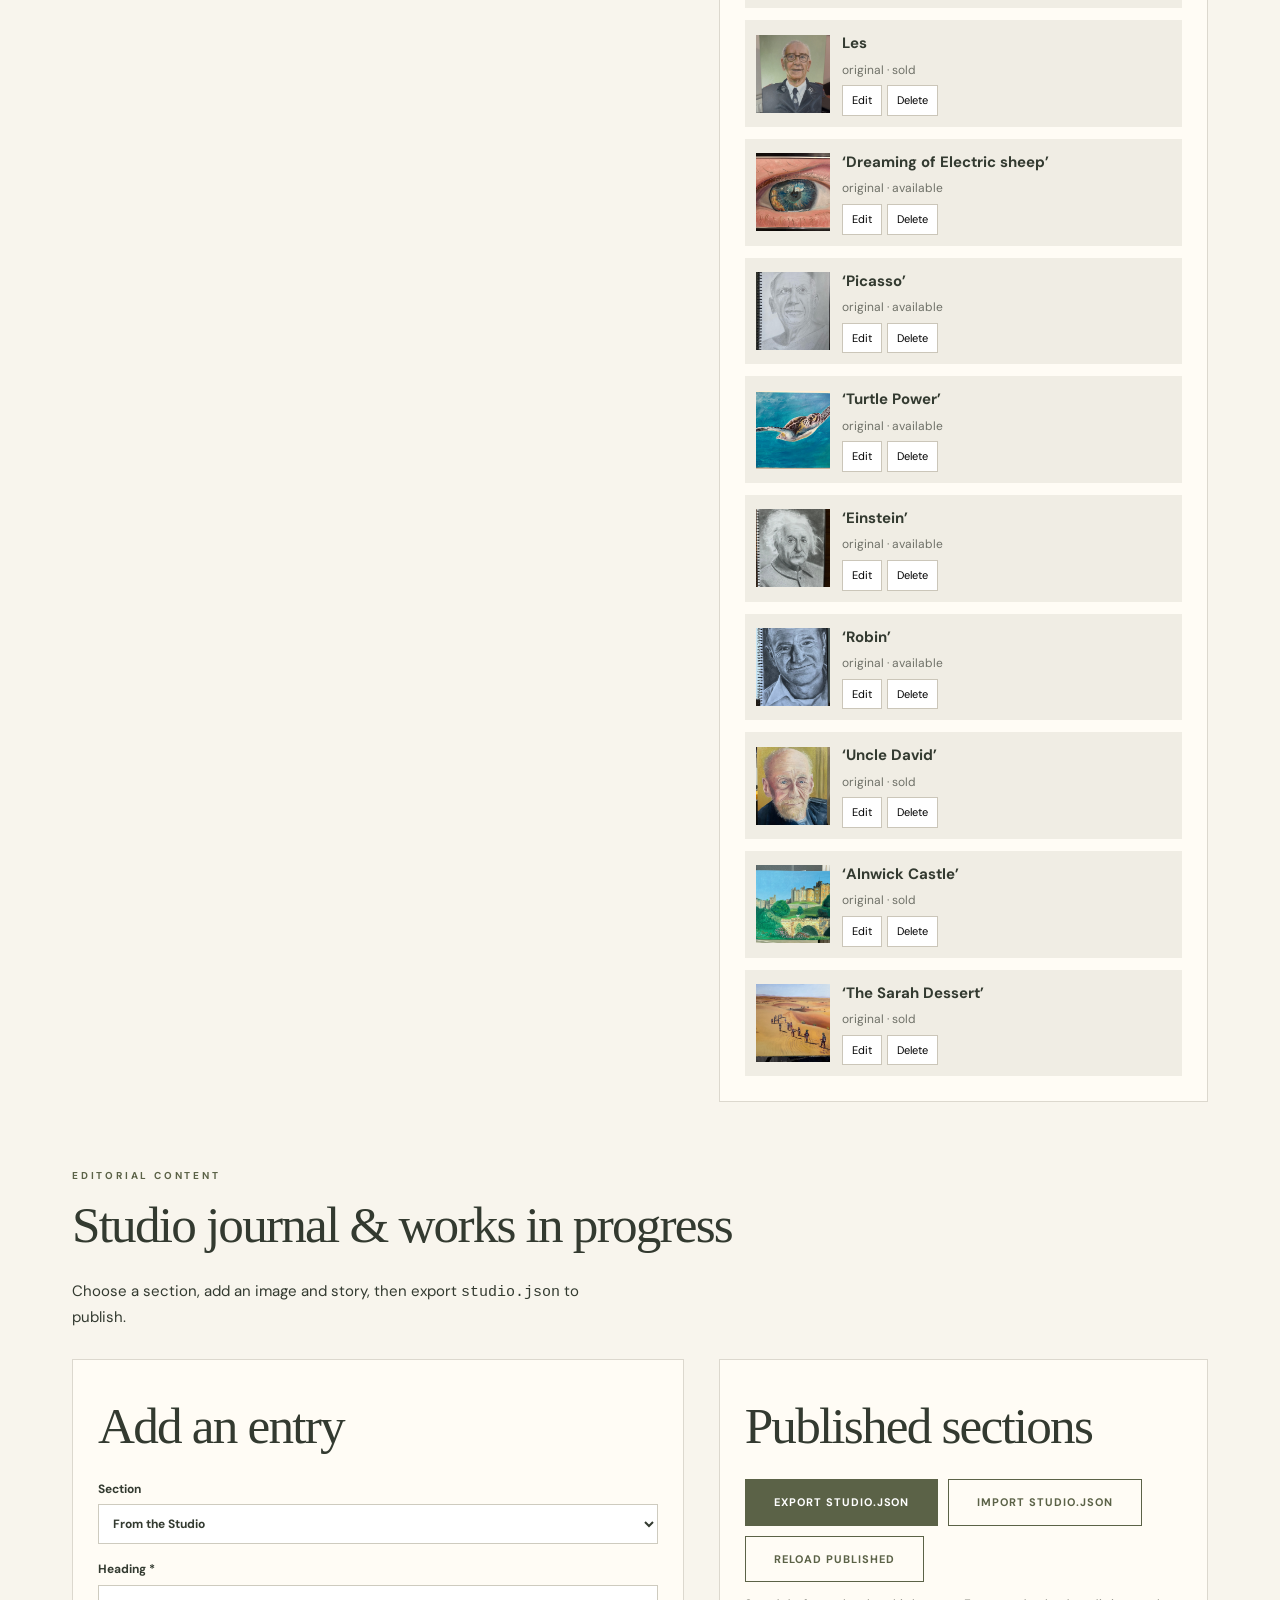
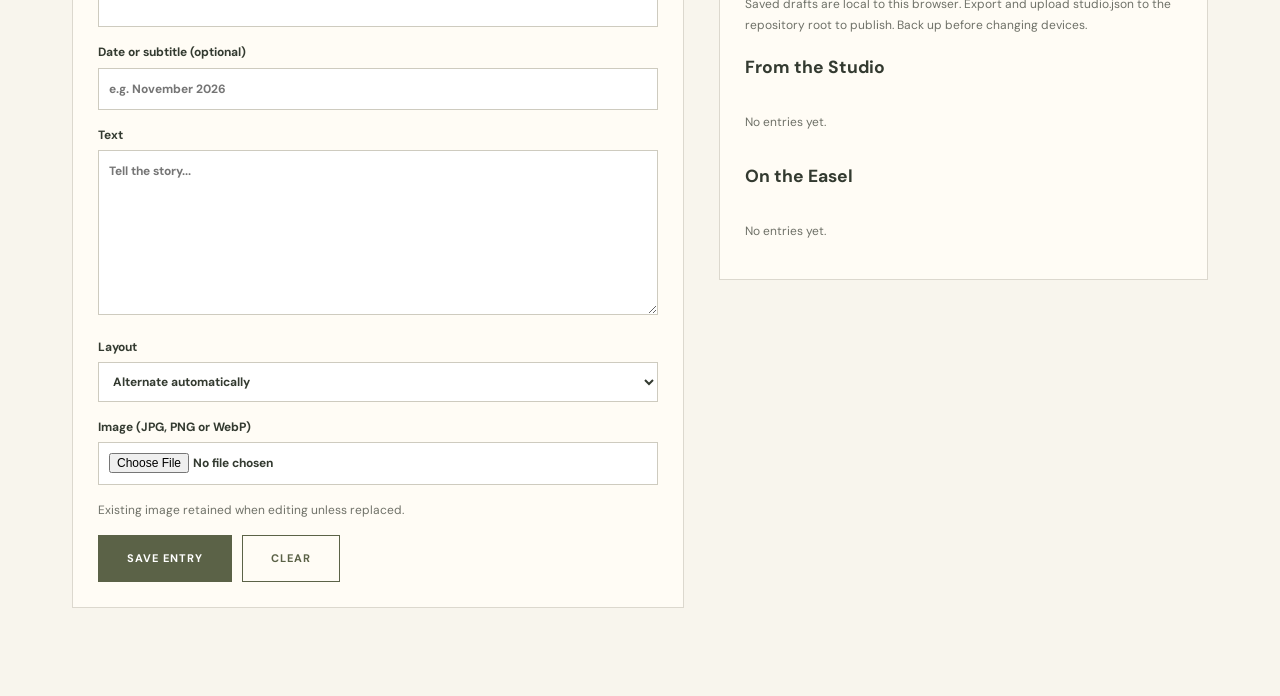
<file: admin.html>
<!doctype html><html lang="en"><head><meta charset="utf-8"><meta name="viewport" content="width=device-width,initial-scale=1"><meta name="robots" content="noindex,nofollow"><title>Studio Dashboard | Atelier Olivisa</title><link rel="stylesheet" href="style.css"></head><body class="admin-page"><header class="site-header"><a class="brand" href="index.html"><img src="assets/olive.svg" alt=""><span>ATELIER <em>OLIVISA</em><small>STUDIO DASHBOARD</small></span></a><a class="text-link" href="index.html">View website ↗</a></header><main class="admin-wrap"><div class="admin-head"><div><span class="eyebrow">STUDIO ADMINISTRATION</span><h1 style="font-size:52px;margin:10px 0">Your art collection</h1></div><button class="btn" id="export">Export artworks.json</button></div><p class="notice"><strong>Version 1 — local editing only.</strong> Changes here are saved in this browser until you export <code>artworks.json</code> and upload it to the <code>data</code> folder in GitHub. This page is public on GitHub Pages, but visitors cannot publish without repository write access. Do not enter private information. The public site will not change until you upload the exported file.</p><div id="message" class="mini-note" role="status"></div><div class="admin-grid"><section class="panel"><h2 style="font-size:32px">Add or edit artwork</h2><form id="art-form"><input type="hidden" id="art-id"><label class="field">Title *<input id="title" required maxlength="120" placeholder="e.g. Evening Light"></label><label class="field">Description<textarea id="description" placeholder="Story, inspiration, details..."></textarea></label><label class="field">Medium<input id="medium" placeholder="e.g. Oil on canvas"></label><label class="field">Dimensions<input id="dimensions" placeholder="e.g. 40 × 50 cm, unframed"></label><label class="field">Price (£)<input type="number" id="price" min="0" step="0.01" placeholder="e.g. 245"></label><label class="field">Category<select id="category"><option value="original">Original painting</option><option value="print">Fine-art print</option></select></label><label class="field">Availability<select id="status"><option value="available">Available</option><option value="reserved">Reserved</option><option value="sold">Sold</option></select></label><label class="checkline"><input type="checkbox" id="featured"> Feature on homepage</label><label class="field">Artwork photo (JPG / PNG / WebP, compressed in browser)<input id="image" type="file" accept="image/jpeg,image/png,image/webp"></label><div id="preview" class="mini-note">No image selected.</div><div class="admin-actions"><button type="submit" class="btn" id="save">Save artwork</button><button type="button" class="btn button-outline" id="reset">Clear form</button></div></form></section><section class="panel"><h2 style="font-size:32px">Your artworks <span id="count"></span></h2><div class="admin-actions"><button id="import-btn" class="btn button-outline" type="button">Import artworks.json</button><input hidden id="import-file" type="file" accept=".json,application/json"><button id="restore" class="btn button-outline" type="button">Reload published collection</button></div><p class="mini-note">Import an earlier export to continue editing on a different device. The dashboard data is local to this browser.</p><div class="admin-list" id="items"></div></section></div><section class="studio-admin" id="studio-admin"><div class="studio-admin-head"><span class="eyebrow">EDITORIAL CONTENT</span><h2>Studio journal & works in progress</h2><p>Choose a section, add an image and story, then export <code>studio.json</code> to publish.</p></div><div class="admin-grid"><section class="panel"><h2 id="entry-heading">Add an entry</h2><form id="entry-form"><input id="entry-id" type="hidden"><label class="field">Section<select id="entry-kind"><option value="posts">From the Studio</option><option value="easel">On the Easel</option></select></label><label class="field">Heading *<input id="entry-title" maxlength="140" required></label><label class="field">Date or subtitle (optional)<input id="entry-date" maxlength="100" placeholder="e.g. November 2026"></label><label class="field">Text<textarea id="entry-description" rows="7" placeholder="Tell the story..."></textarea></label><label class="field">Layout<select id="entry-layout"><option value="auto">Alternate automatically</option><option value="image-left">Image left</option><option value="image-right">Image right</option></select></label><label class="field">Image (JPG, PNG or WebP)<input id="entry-image" type="file" accept="image/jpeg,image/png,image/webp"></label><div class="mini-note" id="entry-preview">Existing image retained when editing unless replaced.</div><div class="admin-actions"><button class="btn" type="submit" id="entry-save">Save entry</button><button class="btn button-outline" type="button" id="entry-reset">Clear</button></div></form></section><section class="panel"><h2>Published sections</h2><div class="admin-actions"><button class="btn" id="studio-export" type="button">Export studio.json</button><button class="btn button-outline" id="studio-import" type="button">Import studio.json</button><input hidden id="studio-import-file" type="file" accept=".json,application/json"><button class="btn button-outline" id="studio-restore" type="button">Reload published</button></div><p class="mini-note">Saved drafts are local to this browser. Export and upload studio.json to the repository root to publish. Back up before changing devices.</p><h3>From the Studio</h3><div id="studio-posts-list" class="admin-list"></div><h3>On the Easel</h3><div id="studio-easel-list" class="admin-list"></div></section></div></section></main><script src="admin.js"></script><script src="studio-admin.js"></script></body></html>
</file>
<file: style.css>
@import url('https://fonts.googleapis.com/css2?family=DM+Sans:wght@400;500;600;700&family=Italiana&display=swap');
:root{--ivory:#f8f5ed;--olive:#5b6247;--deep:#30392d;--text:#333a30;--mute:#6f7168;--line:#dcd8ce;--sand:#e8e1d4;--red:#8c3435}*{box-sizing:border-box}html{scroll-behavior:smooth}body{margin:0;background:var(--ivory);color:var(--text);font-family:'DM Sans',Arial,sans-serif;font-size:15px;line-height:1.7}a{color:inherit;text-decoration:none}img{max-width:100%;display:block}button,input,select,textarea{font:inherit}button{cursor:pointer}.site-header{height:96px;display:flex;align-items:center;justify-content:space-between;gap:18px;padding:8px clamp(20px,5vw,82px);border-bottom:1px solid var(--line);background:var(--ivory);position:sticky;top:0;z-index:10}.brand{display:flex;align-items:center;gap:9px;white-space:nowrap;letter-spacing:.15em;font-family:Georgia,serif;font-size:23px}.brand img{width:60px;height:62px}.brand em{font-style:normal;color:var(--olive)}.brand small{display:block;text-align:center;font:9px 'DM Sans',sans-serif;letter-spacing:.35em;color:var(--mute)}nav{display:flex;gap:clamp(10px,1.8vw,26px);align-items:center}nav a{font-size:12px;letter-spacing:.065em}nav a:hover,.text-link:hover{color:#8e7657}.nav-toggle{display:none}.hero{min-height:625px;padding:72px clamp(22px,8vw,135px) 80px;background:#eeeae0;display:grid;grid-template-columns:1fr 1fr;align-items:center;gap:8%}.eyebrow{display:block;font-size:10px;letter-spacing:.28em;font-weight:700;color:var(--olive)}h1,h2{font-family:Georgia,'Times New Roman',serif;font-weight:400;line-height:1.14;letter-spacing:-.035em}h1{font-size:clamp(50px,6vw,94px);margin:22px 0}h2{font-size:clamp(40px,4vw,63px);margin:12px 0 24px}h1 i,h2 i{font-weight:400;color:var(--olive)}p{max-width:565px}.hero-copy p{max-width:410px;color:#5e6058}.actions{display:flex;gap:27px;align-items:center;margin-top:32px;flex-wrap:wrap}.btn{background:var(--olive);color:#fff;padding:13px 28px;display:inline-block;border:1px solid var(--olive);letter-spacing:.09em;font-size:11px;font-weight:700;text-transform:uppercase}.btn:hover{background:var(--deep)}.text-link{font-size:12px;text-decoration:underline;text-underline-offset:5px}.hero-art{text-align:center}.artwork-frame{border:13px solid #b39c7a;box-shadow:0 18px 33px #3333, inset 0 0 5px #0007;background:#fff;padding:10px;max-width:470px;margin:auto}.artwork-frame img{height:425px;width:100%;object-fit:cover}.painting-placeholder{height:425px;background:linear-gradient(145deg,#b0af93,#6c806a 40%,#d1b7a0 70%,#7b7658);display:grid;place-items:center;color:#fbf7ee;font:italic 52px Georgia,serif;text-align:center}.hero-label{margin-top:20px;color:var(--mute);font-size:12px;letter-spacing:.05em}.intro{text-align:center;padding:96px 20px}.intro p{margin:auto;color:var(--mute)}.section{padding:76px clamp(20px,7vw,120px)}.section-head{display:flex;align-items:end;justify-content:space-between;gap:18px}.section-head p{font-size:13px;color:var(--mute)}.filters{display:flex;gap:8px;margin:18px 0 34px;flex-wrap:wrap}.filter{background:transparent;border:1px solid var(--line);padding:8px 14px;color:var(--mute);font-size:12px}.filter.active{background:var(--olive);color:white;border-color:var(--olive)}.art-grid{display:grid;grid-template-columns:repeat(3,minmax(0,1fr));gap:36px 25px}.art-card{cursor:pointer}.art-image{position:relative;aspect-ratio:4/5;background:#d7d0bc;overflow:hidden;display:grid;place-items:center}.art-image img{height:100%;width:100%;object-fit:cover;transition:transform .3s}.art-card:hover .art-image img{transform:scale(1.04)}.art-image .fallback{padding:24px;text-align:center;font:italic 32px Georgia,serif;color:#f4f2e7}.art-image[data-tone="1"]{background:linear-gradient(140deg,#596e6e,#a3a586,#d0ab87)}.art-image[data-tone="2"]{background:linear-gradient(140deg,#b2a68b,#6c7b5e,#7c5f49)}.art-image[data-tone="3"]{background:linear-gradient(140deg,#a5b2a2,#dab99b,#6f6a63)}.art-card h3{font:22px Georgia,serif;margin:14px 0 1px}.meta{font-size:12px;color:var(--mute)}.status{position:absolute;top:13px;right:13px;background:#fbf8efeb;padding:5px 12px;color:var(--deep);font-size:10px;font-weight:700;letter-spacing:.12em}.sold-stamp{position:absolute;top:43%;left:-13%;width:126%;transform:rotate(-23deg);padding:13px 0;background:#8c3435e8;color:white;text-align:center;font-size:clamp(22px,3vw,42px);letter-spacing:.32em;font-weight:700;border-top:2px solid #fff9;border-bottom:2px solid #fff9;pointer-events:none}.reserved-stamp{position:absolute;top:43%;left:-13%;width:126%;transform:rotate(-23deg);padding:12px 0;background:#a8864ee8;color:white;text-align:center;font-size:clamp(18px,2.5vw,30px);letter-spacing:.2em;font-weight:700;pointer-events:none}.empty-state{padding:55px 24px;background:#e9e5da;text-align:center;color:#6c7065;grid-column:1/-1}.split-banner{display:grid;grid-template-columns:1fr 1fr;background:#dcdccb;min-height:390px}.banner-art{padding:36px 15%;display:grid;place-items:center}.abstract-scene{width:100%;height:300px;position:relative;overflow:hidden;background:#cfbd9a}.sun{width:130px;height:130px;border-radius:50%;background:#eed6a7;position:absolute;top:33px;left:50%}.hill{position:absolute;width:160%;height:85%;border-radius:50%}.hill-a{bottom:-48%;left:-40%;background:#7e8c6d}.hill-b{bottom:-58%;right:-40%;background:#b28d74}.banner-text{align-self:center;padding:50px 10%}.banner-text p{max-width:370px}.ghost{background:transparent;color:var(--deep)}.commissions{text-align:center;background:#f1eee7}.commissions p,.contact p{margin:0 auto 28px}.story{display:grid;grid-template-columns:1fr 1.5fr;align-items:center;gap:12%}.story-mark{background:#e8e7da;display:grid;place-items:center;min-height:340px}.story-mark img{max-width:200px;width:50%}.contact{text-align:center;background:#e5e8db}.contact small{display:block;margin:18px;font-size:11px;color:var(--mute)}footer{background:var(--deep);color:#eeeadd;text-align:center;padding:50px 20px}footer .footer-brand{font:28px Georgia,serif;letter-spacing:.15em}footer p{margin:10px auto 24px}footer a{font-size:12px;margin:0 12px}footer small{display:block;margin-top:25px;color:#c4c8bd}dialog{border:none;padding:0;max-width:880px;width:calc(100% - 30px);background:var(--ivory);box-shadow:0 15px 55px #0006}dialog::backdrop{background:#242b25ae}.dialog-close{position:absolute;right:11px;top:9px;border:0;background:#fff;z-index:1;font-size:32px;width:44px}.detail{display:grid;grid-template-columns:1fr 1fr;gap:28px;padding:38px}.detail img{max-height:520px;width:100%;object-fit:contain;background:#ded7c7}.detail h2{font-size:42px}.detail dd{margin:0 0 12px}.detail dt{font-size:11px;text-transform:uppercase;color:var(--mute);letter-spacing:.1em}.detail .art-image{height:100%;min-height:320px}.admin-page{min-height:100vh}.admin-wrap{max-width:1180px;margin:auto;padding:42px 22px 90px}.admin-head{display:flex;justify-content:space-between;gap:15px;align-items:center;flex-wrap:wrap}.notice{padding:16px;background:#ebe5d6;border-left:3px solid var(--olive);margin:18px 0;font-size:13px}.admin-grid{display:grid;grid-template-columns:minmax(0,1fr) minmax(270px,.8fr);gap:35px;align-items:start}.panel{border:1px solid var(--line);padding:25px;background:#fffcf5}.field{display:block;margin:0 0 15px;font-size:12px;font-weight:700}.field input,.field textarea,.field select{width:100%;border:1px solid #cecbbf;background:#fff;padding:10px;margin-top:5px;border-radius:0;color:var(--text)}.field textarea{min-height:105px}.checkline{display:flex;gap:8px;align-items:center;font-size:12px;margin-bottom:15px}.checkline input{width:auto}.admin-actions{display:flex;gap:10px;flex-wrap:wrap;margin-top:15px}.button-outline{background:transparent;color:var(--olive)}.admin-list{display:grid;gap:12px}.admin-item{display:flex;gap:12px;background:#f0ede4;padding:11px;align-items:center}.admin-item img{width:74px;height:78px;object-fit:cover;background:#ddd}.admin-item strong{display:block}.admin-item button{padding:5px 9px;margin:3px 5px 0 0;background:white;border:1px solid #cbc6b9;font-size:11px}.mini-note{font-size:12px;color:var(--mute)}.success{color:#336038;font-weight:700}@media(max-width:900px){.site-header{height:auto;min-height:76px}.brand{font-size:18px}.brand img{width:46px;height:46px}.nav-toggle{display:block;border:1px solid var(--line);padding:7px;background:transparent}nav{display:none;position:absolute;top:100%;left:0;right:0;background:var(--ivory);padding:20px;box-shadow:0 8px 20px #0001;flex-wrap:wrap}nav.open{display:flex}.hero{padding:55px 30px;gap:35px}.artwork-frame img,.painting-placeholder{height:330px}.admin-grid{grid-template-columns:1fr}}@media(max-width:650px){.hero,.split-banner,.story,.detail{grid-template-columns:1fr}.hero{gap:40px}.hero-art{grid-row:2}.section{padding:55px 20px}.art-grid{grid-template-columns:repeat(2,minmax(0,1fr));gap:26px 13px}.art-card h3{font-size:19px}.story{gap:35px}.story-mark{min-height:210px}.detail{padding:24px}.section-head{display:block}}@media(max-width:420px){.art-grid{grid-template-columns:1fr}.brand{font-size:16px}.hero{padding:42px 20px}}

/* Atelier Olivisa v2 additions */
.sold-stamp{top:0;left:auto;right:0;width:115px;padding:5px 0;transform:translate(28%,-2%) rotate(45deg);transform-origin:center;font-size:12px;letter-spacing:.11em;border-width:1px;z-index:2}.reserved-stamp{top:0;left:auto;right:0;width:128px;padding:6px 0;transform:translate(28%,-2%) rotate(45deg);font-size:11px;letter-spacing:.06em;z-index:2}
.art-image{isolation:isolate}.art-card:focus-visible{outline:3px solid var(--olive);outline-offset:4px}
#art-dialog{position:fixed;inset:0;margin:auto;max-width:min(1040px,calc(100vw - 28px));width:100%;max-height:min(90dvh,900px);overflow:auto;border-radius:2px}#art-dialog .dialog-close{position:sticky;display:block;top:8px;margin:8px 8px -36px auto;z-index:5;border:1px solid var(--line);background:#fff;line-height:1;box-shadow:0 2px 8px #0002}
#art-dialog .detail{display:grid;grid-template-columns:minmax(0,1.1fr) minmax(0,.9fr);align-items:start;gap:clamp(18px,3vw,38px);padding:48px clamp(18px,4vw,42px) 32px}#art-dialog .detail>*{min-width:0}#art-dialog .detail .art-image{height:auto;min-height:0;aspect-ratio:auto;display:flex;align-items:center;justify-content:center;overflow:visible;background:transparent}#art-dialog .detail img{display:block;width:100%;height:auto;max-width:100%;max-height:calc(90dvh - 115px);object-fit:contain}#art-dialog .detail h2{font-size:clamp(28px,3vw,43px);overflow-wrap:anywhere;margin-top:5px}#art-dialog .detail p{white-space:pre-line;overflow-wrap:anywhere}#art-dialog .detail dd{overflow-wrap:anywhere}
.editorial-grid{display:grid;grid-template-columns:repeat(3,minmax(0,1fr));gap:22px;margin-top:30px}.editorial-card{background:#fffcf6;border:1px solid var(--line);padding:23px;min-width:0}.editorial-card h3{font:26px Georgia,serif;line-height:1.2;margin:0 0 12px}.editorial-card p{color:var(--mute);font-size:13px;white-space:pre-line}.editorial-card img{width:100%;aspect-ratio:4/3;object-fit:cover;margin-bottom:18px}.studio-section.alt{background:#efede5}.editorial-empty{grid-column:1/-1;background:#e9e5da;padding:30px;color:var(--mute)}.choice-label{display:inline-block;font-size:10px;letter-spacing:.14em;text-transform:uppercase;color:var(--olive);font-weight:700;margin:5px 0 12px}.affiliate-note{font-size:12px;color:var(--mute);margin-top:24px;max-width:800px}.editorial-card .btn{margin-top:10px}
@media(max-width:900px){.editorial-grid{grid-template-columns:repeat(2,minmax(0,1fr))}#art-dialog .detail{grid-template-columns:1fr}#art-dialog .detail img{max-height:55dvh}nav{max-height:75dvh;overflow:auto}}
@media(max-width:650px){.editorial-grid{grid-template-columns:1fr}#art-dialog{max-height:92dvh}#art-dialog .detail{padding:44px 20px 24px}#art-dialog .detail img{max-height:55dvh}.sold-stamp{width:100px;font-size:10px}}

/* Atelier Olivisa editorial hero refresh — appended overrides */
.site-header{height:auto;min-height:0;position:sticky;top:0;display:flex;flex-direction:column;align-items:stretch;justify-content:center;gap:4px;padding:10px clamp(18px,4vw,70px) 11px;z-index:30}
.site-header .brand{align-self:flex-start;font-size:clamp(17px,2vw,24px)}
.site-header nav{display:flex;position:static;max-height:none;overflow:visible;box-shadow:none;background:transparent;padding:4px 0 0;flex-wrap:wrap;justify-content:center;gap:5px clamp(12px,2.1vw,30px)}
.site-header nav a{font-size:clamp(10px,1vw,12px);line-height:1.7;white-space:nowrap}
.nav-toggle{display:none!important}
.hero-fullbleed{position:relative;isolation:isolate;display:flex;align-items:center;min-height:clamp(540px,calc(100svh - 132px),1000px);padding:clamp(40px,7vw,110px) clamp(24px,8vw,135px);overflow:hidden;background:#4a4c40;color:#fff}
.hero-slides,.hero-shade{position:absolute;inset:0;pointer-events:none}
.hero-slides{z-index:0}
.hero-slide{position:absolute;inset:0;opacity:0;background-size:cover;background-position:var(--focus,center);transition:opacity 1.1s ease}
.hero-slide.active{opacity:1}
.hero-shade{z-index:1;background:linear-gradient(90deg,rgba(17,22,17,.67) 0%,rgba(17,22,17,.37) 45%,rgba(17,22,17,.04) 100%)}
.hero-fullbleed .hero-copy{position:relative;max-width:690px;z-index:2}
.hero-fullbleed .eyebrow,.hero-fullbleed h1 i{color:#f3edda}
.hero-fullbleed h1{font-size:clamp(54px,7vw,106px);margin:18px 0}
.hero-fullbleed .hero-copy p{color:#fff;max-width:520px;text-shadow:0 1px 8px #0005}
.hero-fullbleed .btn{background:#5b6247;border-color:#5b6247}
.hero-fullbleed .legacy-featured{position:absolute;width:1px;height:1px;overflow:hidden;opacity:0;pointer-events:none}
.hero-carousel-controls{position:absolute;bottom:22px;left:50%;transform:translateX(-50%);display:flex;gap:18px;align-items:center;z-index:3;color:white;font-size:12px;letter-spacing:.15em}
.hero-carousel-controls button{border:1px solid #ffffff99;background:#2228;color:white;border-radius:50%;width:38px;height:38px;font-size:25px;line-height:1}
section[id]{scroll-margin-top:145px}
@media(max-width:900px){.site-header{min-height:0}.site-header nav{display:flex;position:static;max-height:none;overflow:visible;box-shadow:none;padding:4px 0 0;justify-content:center}.hero-fullbleed{padding:50px 7vw;min-height:calc(100svh - 130px)}}
@media(max-width:650px){.site-header{padding:8px 12px}.site-header .brand{font-size:17px}.site-header .brand img{width:42px;height:42px}.site-header nav{gap:3px 13px}.site-header nav a{font-size:10px}.hero-fullbleed{min-height:calc(100svh - 135px);padding:42px 24px 76px}.hero-fullbleed h1{font-size:clamp(44px,12vw,68px)}.hero-shade{background:linear-gradient(90deg,#151b16b8,#151b1666)}}
@media(prefers-reduced-motion:reduce){.hero-slide{transition:none}}

/* Borderless editorial journal layouts */
.journal-list{display:flex;flex-direction:column;gap:clamp(55px,8vw,115px);margin-top:42px}.journal-entry{display:grid;grid-template-columns:minmax(0,1fr) minmax(0,1fr);gap:clamp(24px,5vw,90px);align-items:center;min-width:0}.journal-visual{width:100%;aspect-ratio:1/1;overflow:hidden;background:#e8e6df}.journal-visual img{width:100%;height:100%;object-fit:cover;display:block}.journal-copy{min-width:0;max-width:590px}.journal-copy h3{font:normal clamp(30px,3.7vw,56px)/1.13 Georgia,serif;letter-spacing:-.03em;margin:14px 0 22px}.journal-copy p{white-space:pre-line;overflow-wrap:anywhere;color:var(--mute);line-height:1.85}.journal-entry.image-right .journal-visual{order:2}.journal-entry.image-right .journal-copy{order:1}.studio-admin{padding-top:65px}.studio-admin-head{margin-bottom:28px}.studio-admin-head h2{font-size:clamp(32px,4vw,52px)}@media(max-width:700px){.journal-entry{grid-template-columns:1fr;gap:22px}.journal-entry.image-right .journal-visual,.journal-entry.image-right .journal-copy{order:initial}.journal-copy h3{margin:12px 0}.journal-list{gap:58px}}


/* Gentle Ken Burns movement on the homepage slideshow only. */
.hero-slide{overflow:hidden;will-change:opacity}
.hero-slide>img{transform:scale(1);transform-origin:center center;will-change:transform}
.hero-slide.active>img{animation:ao-ken-burns-a 9s ease-in-out both}
.hero-slide.active:nth-child(3n + 2)>img{animation-name:ao-ken-burns-b}
.hero-slide.active:nth-child(3n + 3)>img{animation-name:ao-ken-burns-c}
@keyframes ao-ken-burns-a{from{transform:scale(1.005) translate(0,0)}to{transform:scale(1.055) translate(-.6%,.35%)}}
@keyframes ao-ken-burns-b{from{transform:scale(1.055) translate(.6%,-.3%)}to{transform:scale(1.005) translate(0,0)}}
@keyframes ao-ken-burns-c{from{transform:scale(1.01) translate(-.4%,-.35%)}to{transform:scale(1.06) translate(.5%,.25%)}}
@media(prefers-reduced-motion:reduce){.hero-slide.active>img{animation:none!important;transform:none!important}.hero-slide{transition:none!important}}
</file>
